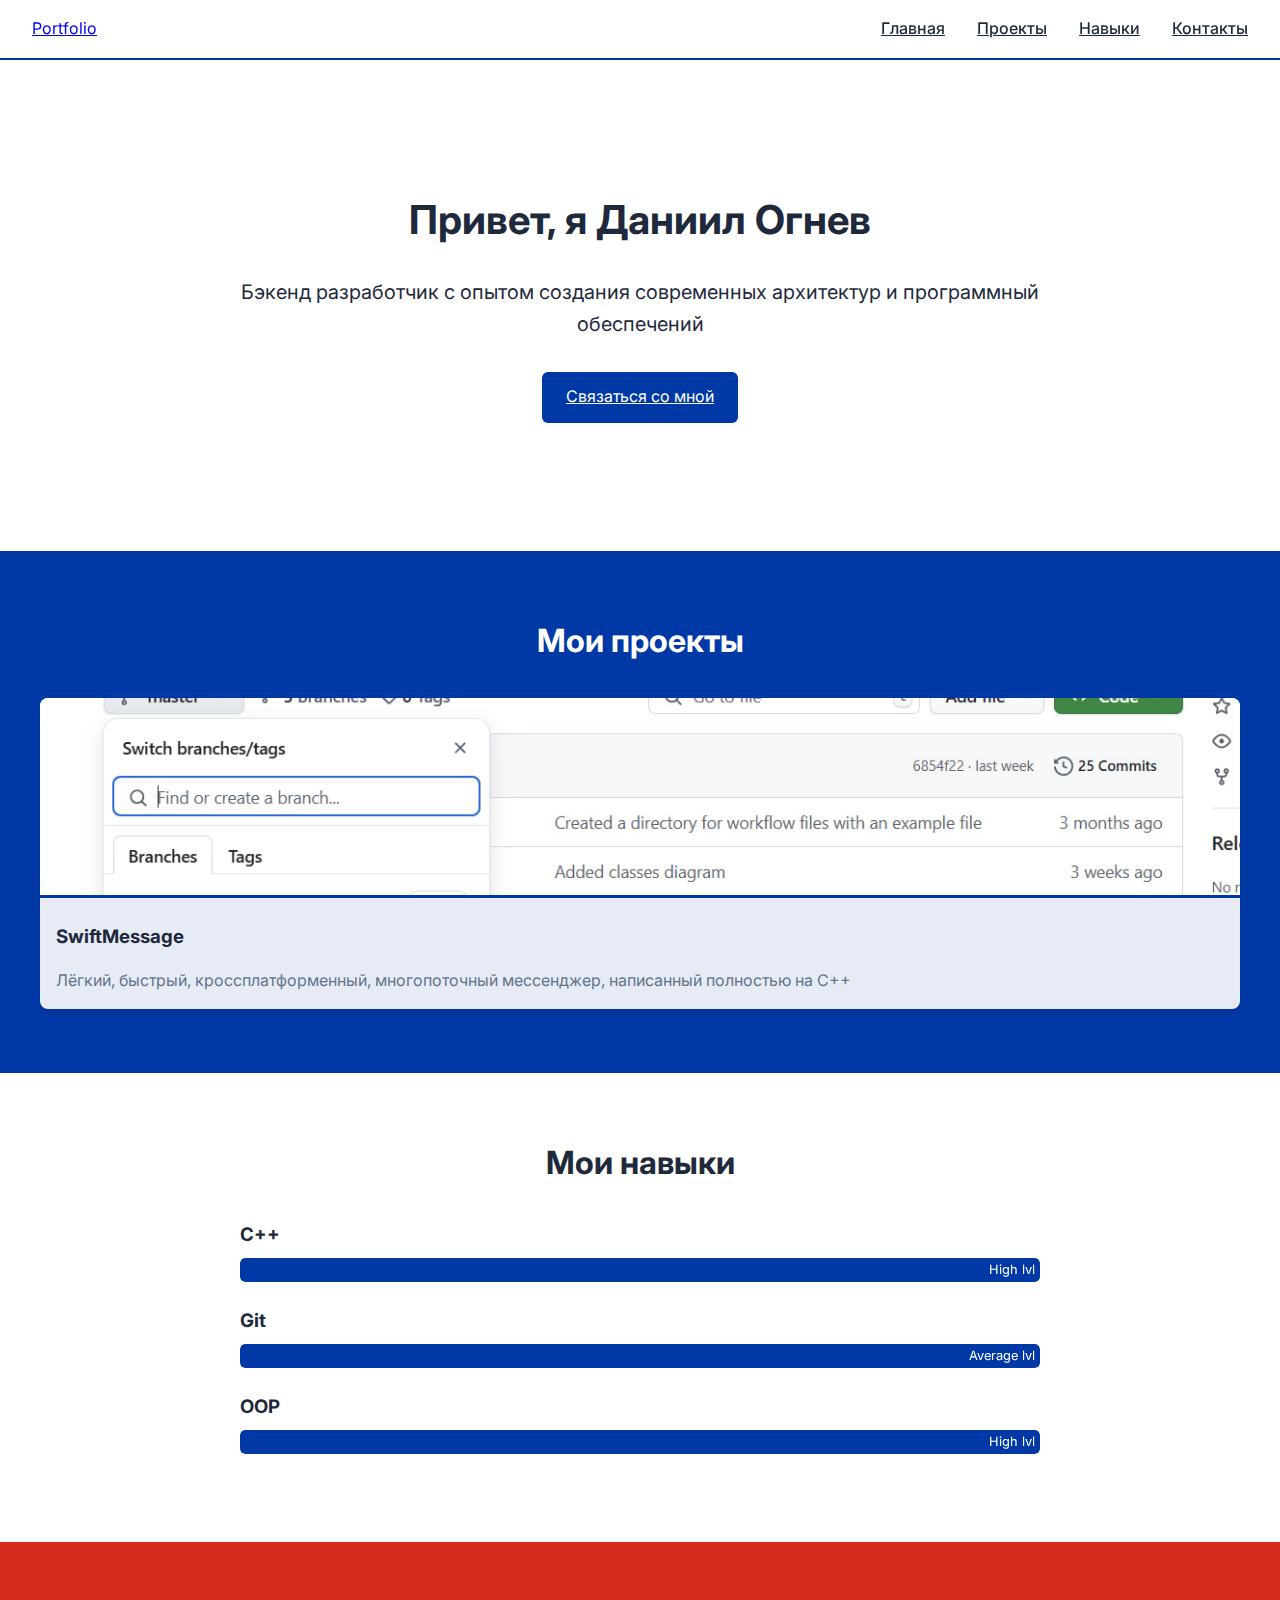
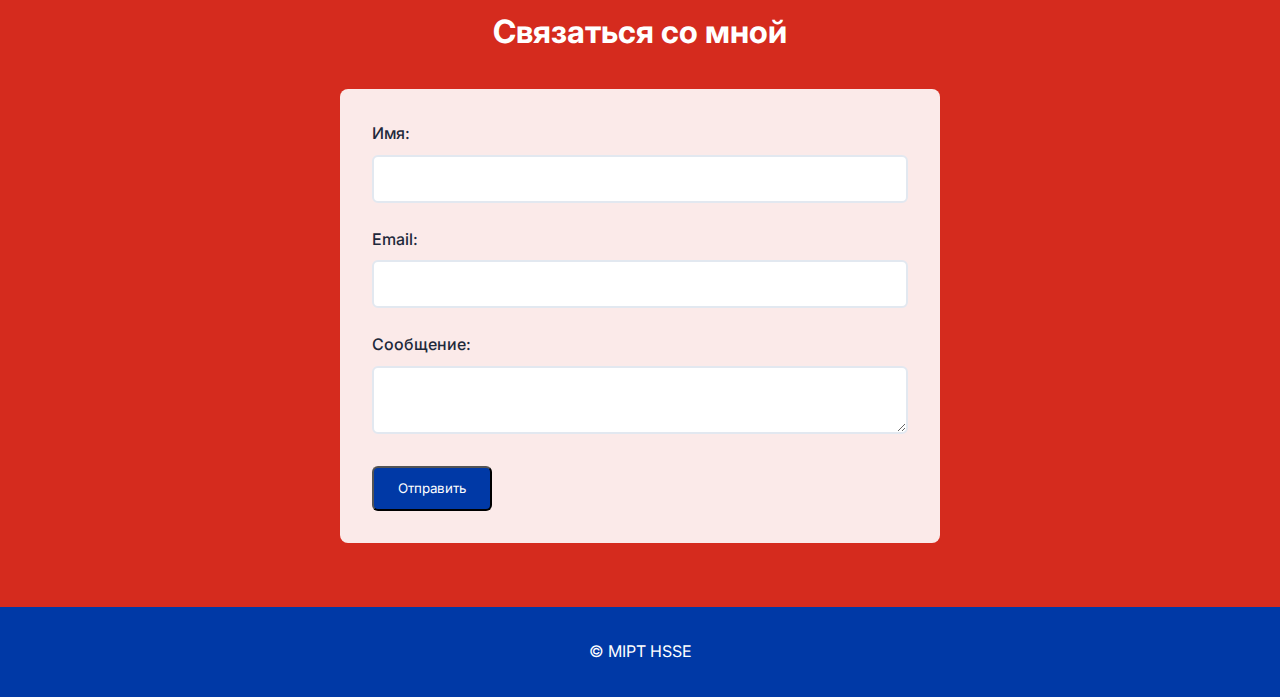
<file: index.html>
<!DOCTYPE html>
<html lang="ru">
<head>
    <link rel="preconnect" href="https://fonts.googleapis.com">
    <link rel="preconnect" href="https://fonts.gstatic.com" crossorigin>
    <link href="https://fonts.googleapis.com/css2?family=Inter:wght@400;500;600;700&display=swap" rel="stylesheet">
    <meta charset="UTF-8">
    <meta name="viewport" content="width=device-width, initial-scale=1.0">
    <meta name="description" content="Портфолио веб-разработчика">
    <meta name="keywords" content="веб-разработка, фронтенд, портфолио">
    <meta name="author" content="Ваше Имя">
    <title>Портфолио разработчика</title>
    <link rel="stylesheet" href="styles.css">
</head>
<body>
    <header class="header">
        <nav class="nav">
            <a href="#" class="logo">Portfolio</a>
            <ul class="nav-list">
                <li><a href="#home">Главная</a></li>
                <li><a href="projects.html">Проекты</a></li>
                <li><a href="#skills">Навыки</a></li>
                <li><a href="#contact">Контакты</a></li>
            </ul>
        </nav>
    </header>   

    <section id="home" class="hero">
        <div class="hero-content">
            <h1>Привет, я Даниил Огнев</h1>
            <p>Бэкенд разработчик с опытом создания современных архитектур и программный обеспечений</p>
            <a href="#contact" class="btn">Связаться со мной</a>
        </div>
    </section>

    <section id="projects" class="projects">
        <h2>Мои проекты</h2>
        <div class="project-grid">
            <article class="project-card">
                <img src="scr.jpg" alt="Проект 1" loading="lazy">
                <h3>SwiftMessage</h3>
                <p>Лёгкий, быстрый, кроссплатформенный, многопоточный мессенджер, написанный полностью на C++</p>
            </article>
        </div>
    </section>

    <section id="skills" class="skills">
        <h2>Мои навыки</h2>
        <div class="skills-container">
            <div class="skill">
                <h3>C++</h3>
                <div class="skill-bar">
                    <div class="skill-level html">
                        <div class="skill-text">High lvl</div>
                    </div>
                </div>
            </div>
            <div class="skill">
                <h3>Git</h3>
                <div class="skill-bar">
                    <div class="skill-level html">
                        <div class="skill-text">Average lvl</div>
                    </div>
                </div>
            </div>
            <div class="skill">
                <h3>OOP</h3>
                <div class="skill-bar">
                    <div class="skill-level html">
                        <div class="skill-text">High lvl</div>
                    </div>
                </div>
            </div>
        </div>
    </section>

    <section id="contact" class="contact">
        <h2>Связаться со мной</h2>
        <form class="contact-form" id="contactForm" action="https://formspree.io/f/ваш-id-формы" method="POST">
            <div class="form-group">
                <label for="name">Имя:</label>
                <input type="text" id="name" name="name" required minlength="2">
            </div>
            <div class="form-group">
                <label for="email">Email:</label>
                <input type="email" id="email" name="email" required>
            </div>
            <div class="form-group">
                <label for="message">Сообщение:</label>
                <textarea id="message" name="message" required minlength="10"></textarea>
            </div>
            <button type="submit" class="btn">Отправить</button>
            <div id="form-status" class="status-message"></div>
        </form>
    </section>

    <footer class="footer">
        <p>&copy; MIPT HSSE</p>
    </footer>
</body>
</html>
</file>
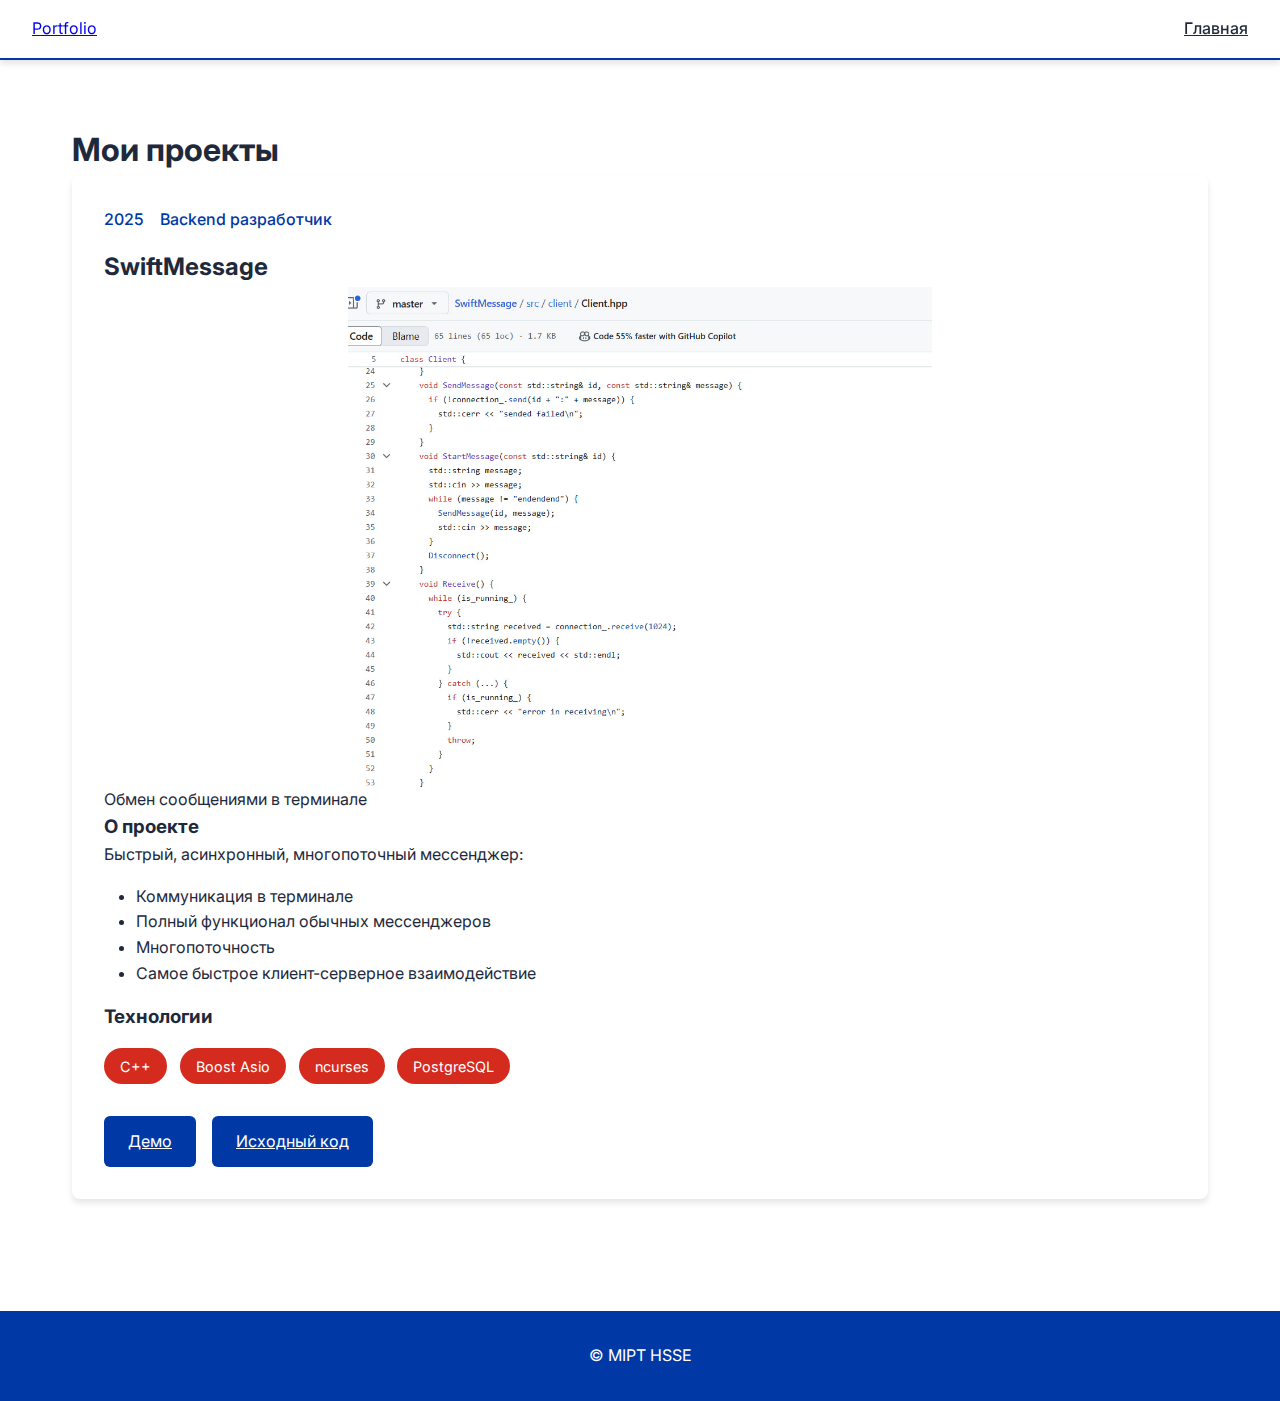
<file: projects.html>
<!DOCTYPE html>
<html lang="ru">
<head>
    <meta charset="UTF-8">
    <meta name="viewport" content="width=device-width, initial-scale=1.0">
    <meta name="description" content="Детальное описание реализованных проектов">
    <title>Мои проекты - Портфолио разработчика</title>
    <link rel="stylesheet" href="styles.css">
    <link rel="preconnect" href="https://fonts.googleapis.com">
    <link rel="preconnect" href="https://fonts.gstatic.com" crossorigin>
    <link href="https://fonts.googleapis.com/css2?family=Inter:wght@400;500;600;700&display=swap" rel="stylesheet">
</head>
<body>
    <header class="header">
        <nav class="nav">
            <a href="index.html" class="logo">Portfolio</a>
            <ul class="nav-list">
                <li><a href="index.html">Главная</a></li>
            </ul>
        </nav>
    </header>

    <main class="projects-page">
        <section class="project-detail">
            <div class="container">
                <h1>Мои проекты</h1>
                
                <article class="project-article">
                    <div class="project-meta">
                        <span class="date">2025</span>
                        <span class="category">Backend разработчик</span>
                    </div>
                    <h2>SwiftMessage</h2>
                    <div class="project-gallery">
                        <figure class="project-image">
                            <img src="src2.jpg" alt="Главный экран портала" loading="lazy">
                            <figcaption>Обмен сообщениями в терминале</figcaption>
                        </figure>
                    </div>
                    <div class="project-content">
                        <h3>О проекте</h3>
                        <p>Быстрый, асинхронный, многопоточный мессенджер:</p>
                        <ul class="project-features">
                            <li>Коммуникация в терминале</li>
                            <li>Полный функционал обычных мессенджеров</li>
                            <li>Многопоточность</li>
                            <li>Самое быстрое клиент-серверное взаимодействие</li>
                        </ul>

                        <h3>Технологии</h3>
                        <div class="tech-stack">
                            <span class="tech-item">C++</span>
                            <span class="tech-item">Boost Asio</span>
                            <span class="tech-item">ncurses</span>
                            <span class="tech-item">PostgreSQL</span>
                        </div>

                        <div class="project-links">
                            <a href="#" class="btn" target="_blank">Демо</a>
                            <a href="https://github.com/ognevde17/SwiftMessage" class="btn btn-ghost">Исходный код</a>
                        </div>
                    </div>
                </article>
            </div>
        </section>
    </main>

    <footer class="footer">
        <p>&copy; MIPT HSSE</p>
    </footer>
</body>
</html>
</file>
<file: styles.css>
:root {
    --white: #FFFFFF;
    --blue: #0039A6;
    --red: #D52B1E;
    --dark: #1e293b;
    --light: #f8fafc;
    --shadow: 0 4px 6px rgba(0,0,0,0.1);
    --transition: all 0.3s ease;
}

* {
    margin: 0;
    padding: 0;
    box-sizing: border-box;
    font-family: 'Inter', sans-serif;
}

body {
    line-height: 1.6;
    color: var(--dark);
    overflow-x: hidden;
}

.container {
    max-width: 1200px;
    margin: 0 auto;
    padding: 0 2rem;
}

.btn {
    display: inline-block;
    padding: 0.8rem 1.5rem;
    background: var(--blue);
    color: var(--white);
    border-radius: 6px;
    transition: var(--transition);
}

.btn:hover {
    background: var(--red);
    transform: translateY(-2px);
}

.header {
    background: var(--white);
    box-shadow: var(--shadow);
    position: sticky;
    top: 0;
    border-bottom: 2px solid var(--blue);
}

.nav {
    display: flex;
    justify-content: space-between;
    align-items: center;
    padding: 1rem 2rem;
}

.nav-list {
    display: flex;
    gap: 2rem;
    list-style: none;
}

.nav-list a {
    color: var(--dark);
    font-weight: 500;
    transition: var(--transition);
}

.nav-list a:hover {
    color: var(--red);
}

.hero {
    background: var(--white);
    color: var(--dark);
    padding: 8rem 2rem;
    position: relative;
    text-align: center;
}

.hero-content {
    max-width: 800px;
    margin: 0 auto;
}

.hero h1 {
    font-size: 2.5rem;
    margin-bottom: 1.5rem;
}

.hero p {
    font-size: 1.25rem;
    margin-bottom: 2rem;
}

.projects {
    background: var(--blue);
    color: var(--white);
    padding: 4rem 2rem;
    position: relative;
}

.projects h2 {
    text-align: center;
    font-size: 2rem;
    margin-bottom: 2rem;
}

.project-grid {
    display: grid;
    grid-template-columns: repeat(auto-fit, minmax(300px, 1fr));
    gap: 2rem;
    max-width: 1200px;
    margin: 0 auto;
}

.project-card {
    background: rgba(255,255,255,0.9);
    border-radius: 8px;
    overflow: hidden;
    box-shadow: var(--shadow);
    transition: var(--transition);
}

.project-card:hover {
    transform: translateY(-5px);
    box-shadow: 0 8px 15px rgba(0,0,0,0.15);
}

.project-card img {
    width: 100%;
    height: 200px;
    object-fit: cover;
    border-bottom: 3px solid var(--blue);
}

.project-card h3 {
    padding: 1rem;
    color: var(--dark);
}

.project-card p {
    padding: 0 1rem 1rem;
    color: #64748b;
}

.skills {
    padding: 4rem 2rem;
    background: var(--white);
}

.skills h2 {
    text-align: center;
    font-size: 2rem;
    margin-bottom: 2rem;
    color: var(--dark);
}

.skills-container {
    max-width: 800px;
    margin: 0 auto;
}

.skill {
    margin-bottom: 1.5rem;
}

.skill h3 {
    margin-bottom: 0.5rem;
    color: var(--dark);
}

.skill-bar {
    height: 24px;
    background: white;
    border-radius: 5px;
    overflow: hidden;
}

.skill-level {
    height: 100%;
    background: var(--blue);
    border-radius: 5px;
    position: relative;
}

.skill-text {
    position: absolute;
    right: 5px;
    color: var(--white);
    font-size: 0.8rem;
    line-height: 24px;
}

.contact {
    background: var(--red);
    color: var(--white);
    padding: 4rem 2rem;
}

.contact h2 {
    text-align: center;
    font-size: 2rem;
    margin-bottom: 2rem;
}

.contact-form {
    background: rgba(255,255,255,0.9);
    padding: 2rem;
    border-radius: 8px;
    max-width: 600px;
    margin: 0 auto;
}

.form-group {
    margin-bottom: 1.5rem;
}

.form-group label {
    display: block;
    margin-bottom: 0.5rem;
    font-weight: 500;
    color: var(--dark);
}

input, textarea {
    width: 100%;
    padding: 0.75rem;
    border: 2px solid #e2e8f0;
    border-radius: 6px;
    font-size: 1rem;
}

input:focus, textarea:focus {
    outline: none;
    border-color: var(--blue);
}

.footer {
    background: var(--blue);
    color: var(--white);
    text-align: center;
    padding: 2rem;
}

.projects-page {
    padding: 4rem 2rem;
    background: var(--white);
}

.project-article {
    margin-bottom: 3rem;
    padding: 2rem;
    background: var(--white);
    border-radius: 8px;
    box-shadow: var(--shadow);
}

.project-image img {
    width: 100%;
    height: auto;
    max-height: 500px;
    object-fit: contain;
    border-radius: 8px;
    display: block;
    margin: 0 auto;
}

.project-meta {
    display: flex;
    gap: 1rem;
    margin-bottom: 1rem;
    color: var(--blue);
    font-weight: 500;
}

.project-features {
    margin: 1rem 0 1rem 2rem;
}

.tech-stack {
    display: flex;
    gap: 0.8rem;
    flex-wrap: wrap;
    margin: 1rem 0;
}

.tech-item {
    background: var(--red);
    color: white;
    padding: 0.4rem 1rem;
    border-radius: 20px;
    font-size: 0.9rem;
}

.project-links {
    margin-top: 2rem;
    display: flex;
    gap: 1rem;
    flex-wrap: wrap;
}


@media (max-width: 768px) {
    .nav-list {
        display: none;
    }
    
    .hero {
        padding: 6rem 1rem;
    }
    
    .hero h1 {
        font-size: 2rem;
    }
    
    .project-image img {
        max-height: 400px;
    }
}

@media (max-width: 480px) {
    .project-image img {
        max-height: 300px;
    }
    
    .project-article {
        padding: 1rem;
    }
}
</file>
